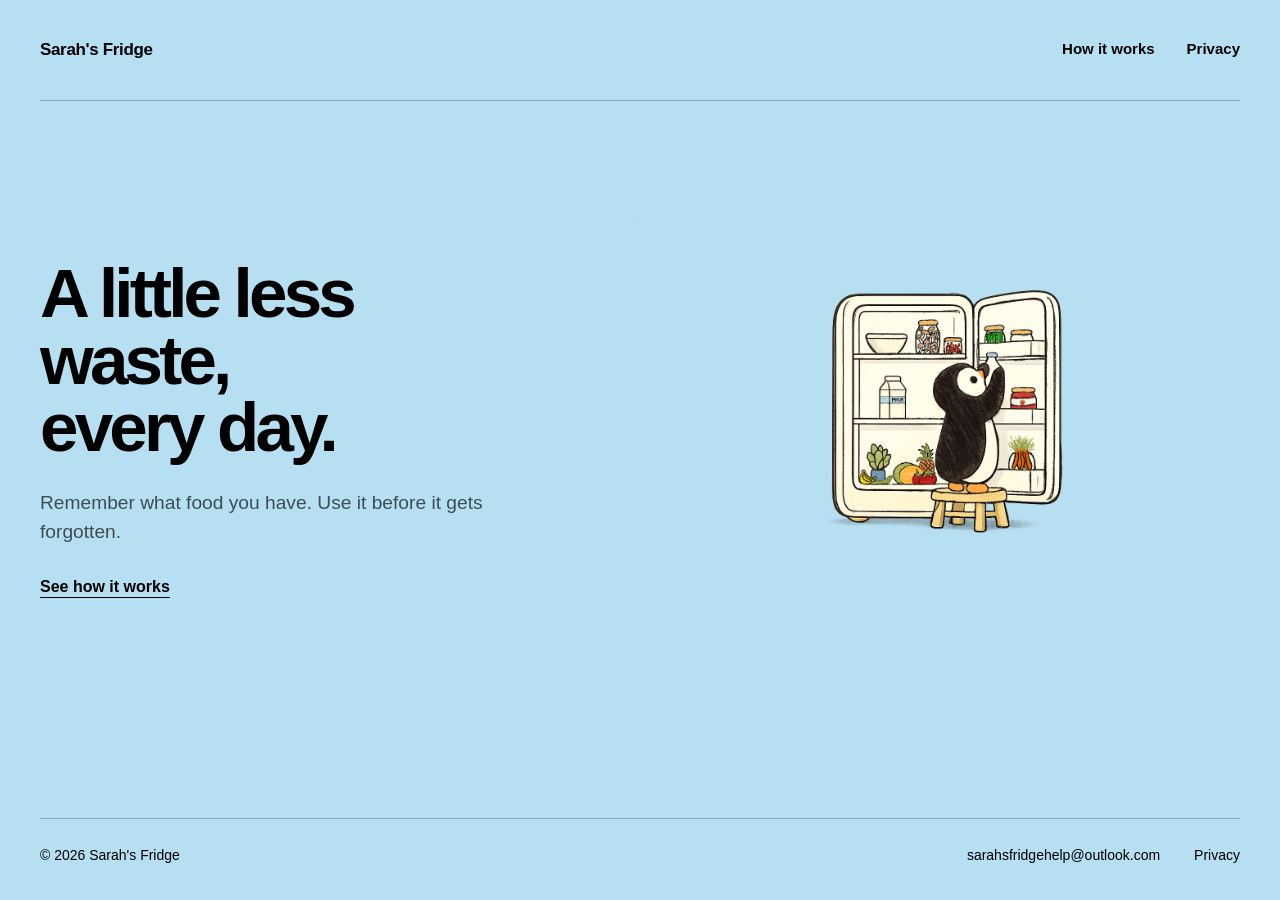
<file: index.html>
<!DOCTYPE html>
<html lang="en">
<head>
    <meta charset="UTF-8">

    <meta name="viewport"
          content="width=device-width, initial-scale=1.0">

    <meta name="description"
          content="Sarah's Fridge helps you remember what is in your fridge and freezer, so less food gets forgotten.">

    <title>Sarah's Fridge</title>

    <link rel="stylesheet" href="styles.css">
</head>

<body>

    <header class="site-header">

        <a class="site-name" href="index.html">
            Sarah's Fridge
        </a>

        <nav aria-label="Main navigation">

            <a href="howitworks.html">
                How it works
            </a>

            <a href="privacy.html">
                Privacy
            </a>

        </nav>

    </header>

    <main>

        <section class="hero">

            <div class="hero-text">

                <h1>
                    A little less waste,
                    <span>every day.</span>
                </h1>

                <p>
                    Remember what food you have.
                    Use it before it gets forgotten.
                </p>

                <a class="text-link" href="howitworks.html">
                    See how it works
                </a>

            </div>

            <div class="hero-image">

                <img src="images/penguin-fridge-v3.png"
                     alt="A penguin organising food in an open fridge">

            </div>

        </section>

    </main>

    <footer class="site-footer">

        <p>
            © 2026 Sarah's Fridge
        </p>

        <a href="mailto:sarahsfridgehelp@outlook.com">
            sarahsfridgehelp@outlook.com
        </a>

        <a href="privacy.html">
            Privacy
        </a>

    </footer>

</body>
</html>
</file>
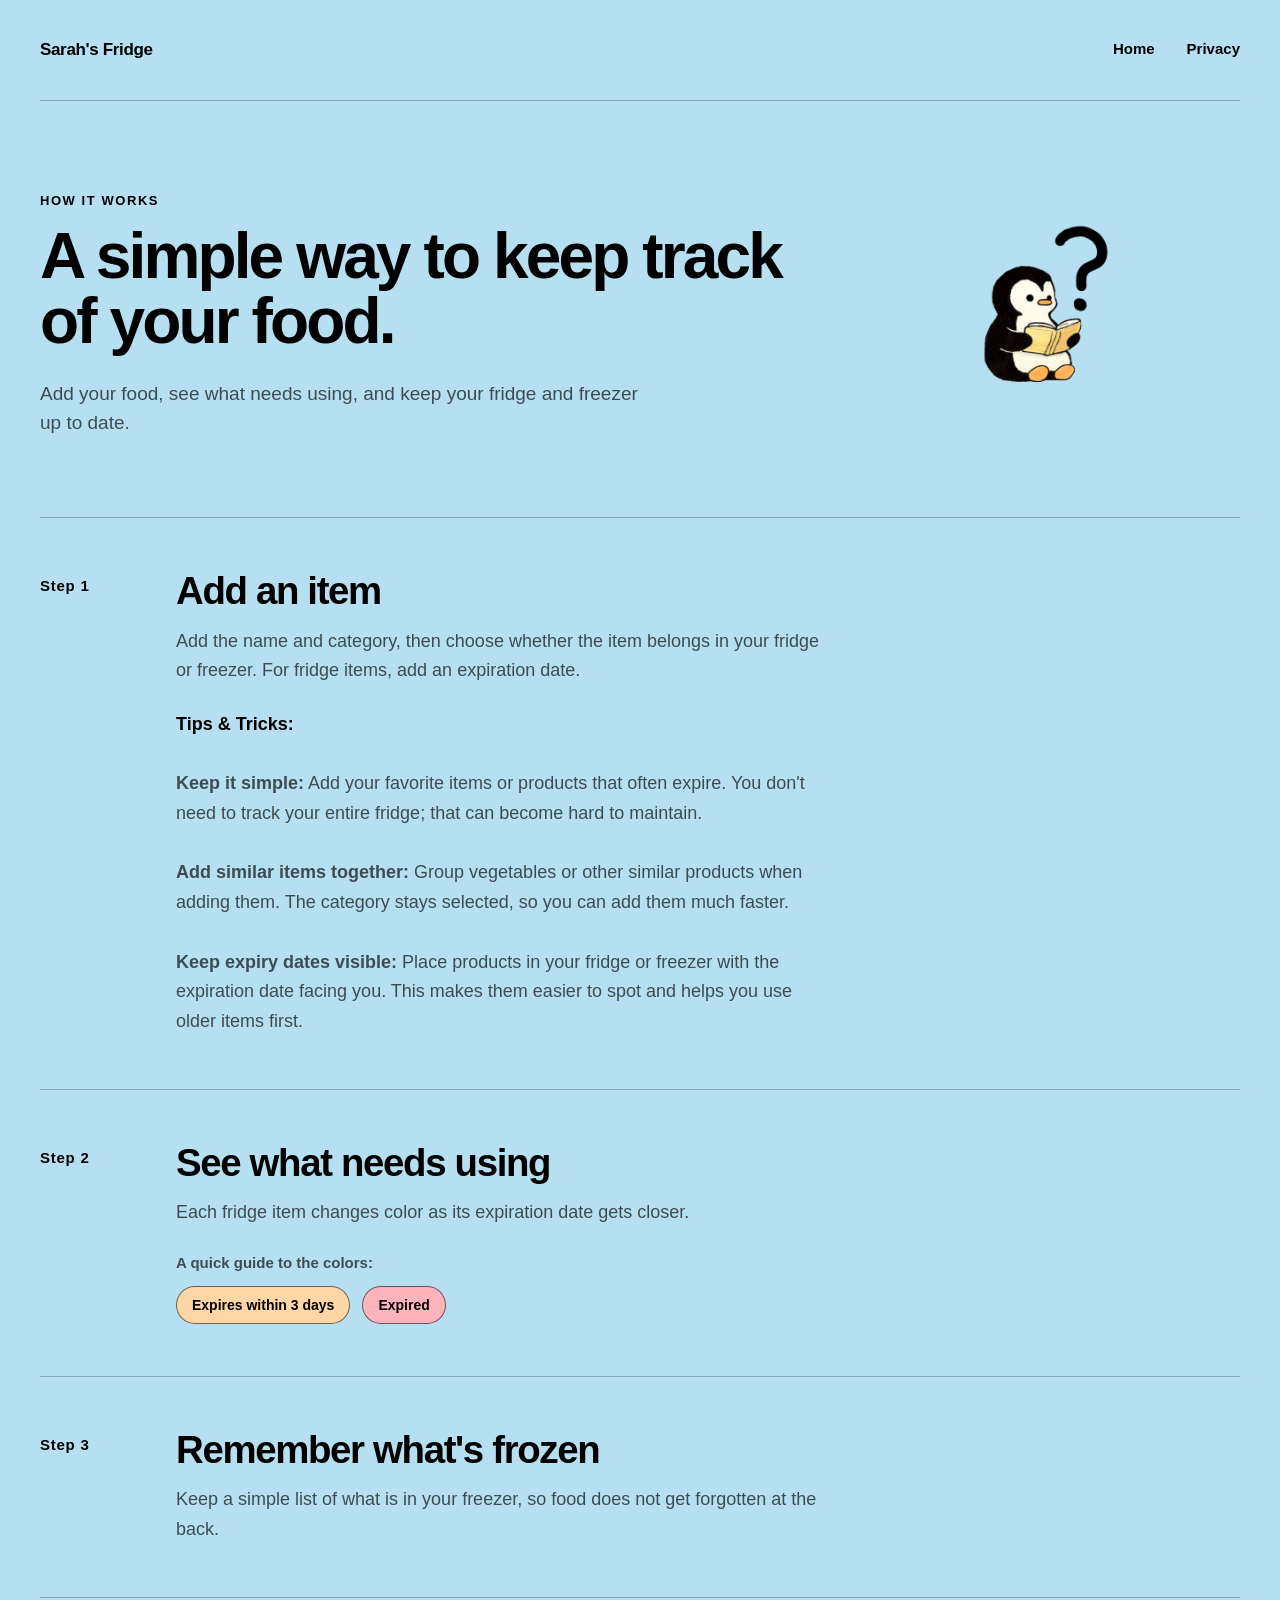
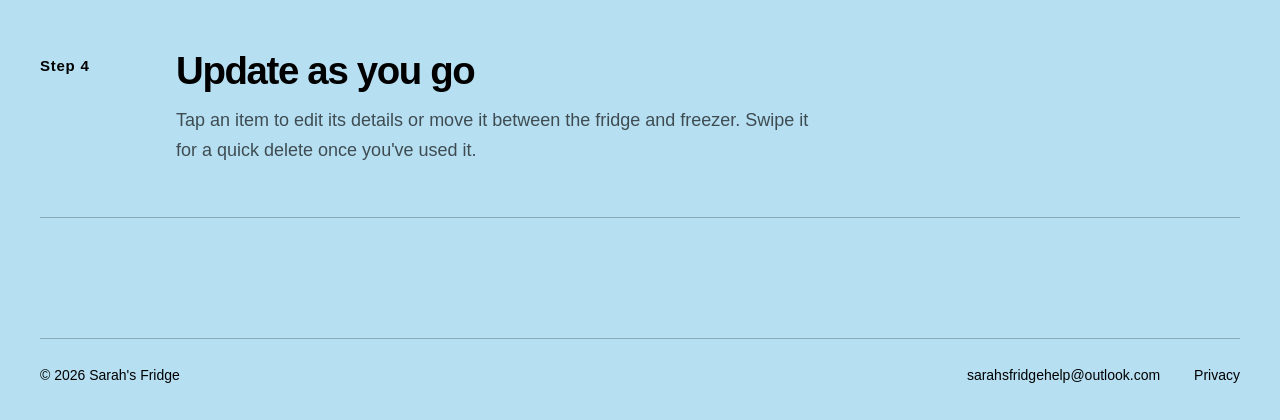
<file: howitworks.html>
<!DOCTYPE html>
<html lang="en">
<head>
    <meta charset="UTF-8">

    <meta name="viewport"
          content="width=device-width, initial-scale=1.0">

    <meta name="description"
          content="Learn how to add, track, update and remove food in Sarah's Fridge.">

    <title>How It Works | Sarah's Fridge</title>

    <link rel="stylesheet" href="styles.css">
</head>

<body>

    <header class="site-header">

        <a class="site-name" href="index.html">
            Sarah's Fridge
        </a>

        <nav aria-label="Main navigation">

            <a href="index.html">
                Home
            </a>

            <a href="privacy.html">
                Privacy
            </a>

        </nav>

    </header>

    <main>

        <section class="tutorial" id="how-it-works">

            <div class="tutorial-introduction">

                <div class="tutorial-introduction-copy">

                    <p class="section-label">
                        How it works
                    </p>

                    <h1>
                        A simple way to keep track of your food.
                    </h1>

                    <p>
                        Add your food, see what needs using,
                        and keep your fridge and freezer up to date.
                    </p>

                </div>

                <div class="tutorial-introduction-image">

                    <img src="images/penguin-book-v3.png"
                         alt="A penguin reading a book">

                </div>

            </div>

            <div class="tutorial-steps">

                <article class="tutorial-step">

                    <p class="step-number" aria-hidden="true">
                        Step 1
                    </p>

                    <div class="step-content">

                        <h2>
                            Add an item
                        </h2>

                        <p>
                            Add the name and category, then choose whether
                            the item belongs in your fridge or freezer.
                            For fridge items, add an expiration date.

                        </p>

                        <br/>

                        <p>
                            <strong style="color: #000000;">Tips &amp; Tricks:</strong>
                            <br><br>

                            <strong>Keep it simple:</strong>
                            Add your favorite items or products that often expire.
                            You don't need to track your entire fridge; that can become hard to maintain.
                            <br><br/>

                            <strong>Add similar items together:</strong>
                            Group vegetables or other similar products when adding them.
                            The category stays selected, so you can add them much faster.
                            <br><br/>

                            <strong>Keep expiry dates visible:</strong>
                            Place products in your fridge or freezer with the expiration date facing you.
                            This makes them easier to spot and helps you use older items first.
                        </p>

                    </div>

                </article>

                <article class="tutorial-step">

                    <p class="step-number" aria-hidden="true">
                        Step 2
                    </p>

                    <div class="step-content">

                        <h2>
                            See what needs using
                        </h2>

                        <p>
                            Each fridge item changes color as its expiration
                            date gets closer.
                        </p>

                        <div class="expiration-guide">

                            <p class="expiration-explanation">
                                A quick guide to the colors:
                            </p>

                            <div class="expiration-key"
                                 aria-label="Expiration date color guide">

                                <span class="expiration-status expiration-soon">
                                    Expires within 3 days
                                </span>

                                <span class="expiration-status expiration-expired">
                                    Expired
                                </span>

                            </div>

                        </div>

                    </div>

                </article>

                <article class="tutorial-step">

                    <p class="step-number" aria-hidden="true">
                        Step 3
                    </p>

                    <div class="step-content">

                        <h2>
                            Remember what's frozen
                        </h2>

                        <p>
                            Keep a simple list of what is in your freezer,
                            so food does not get forgotten at the back.
                        </p>

                    </div>

                </article>

                <article class="tutorial-step">

                    <p class="step-number" aria-hidden="true">
                        Step 4
                    </p>

                    <div class="step-content">

                        <h2>
                            Update as you go
                        </h2>

                        <p>
                            Tap an item to edit its details or move it between
                            the fridge and freezer. Swipe it for a quick delete
                            once you've used it.
                        </p>

                    </div>

                </article>

            </div>

        </section>

    </main>

    <footer class="site-footer">

        <p>
            © 2026 Sarah's Fridge
        </p>

        <a href="mailto:sarahsfridgehelp@outlook.com">
            sarahsfridgehelp@outlook.com
        </a>

        <a href="privacy.html">
            Privacy
        </a>

    </footer>

</body>
</html>
</file>
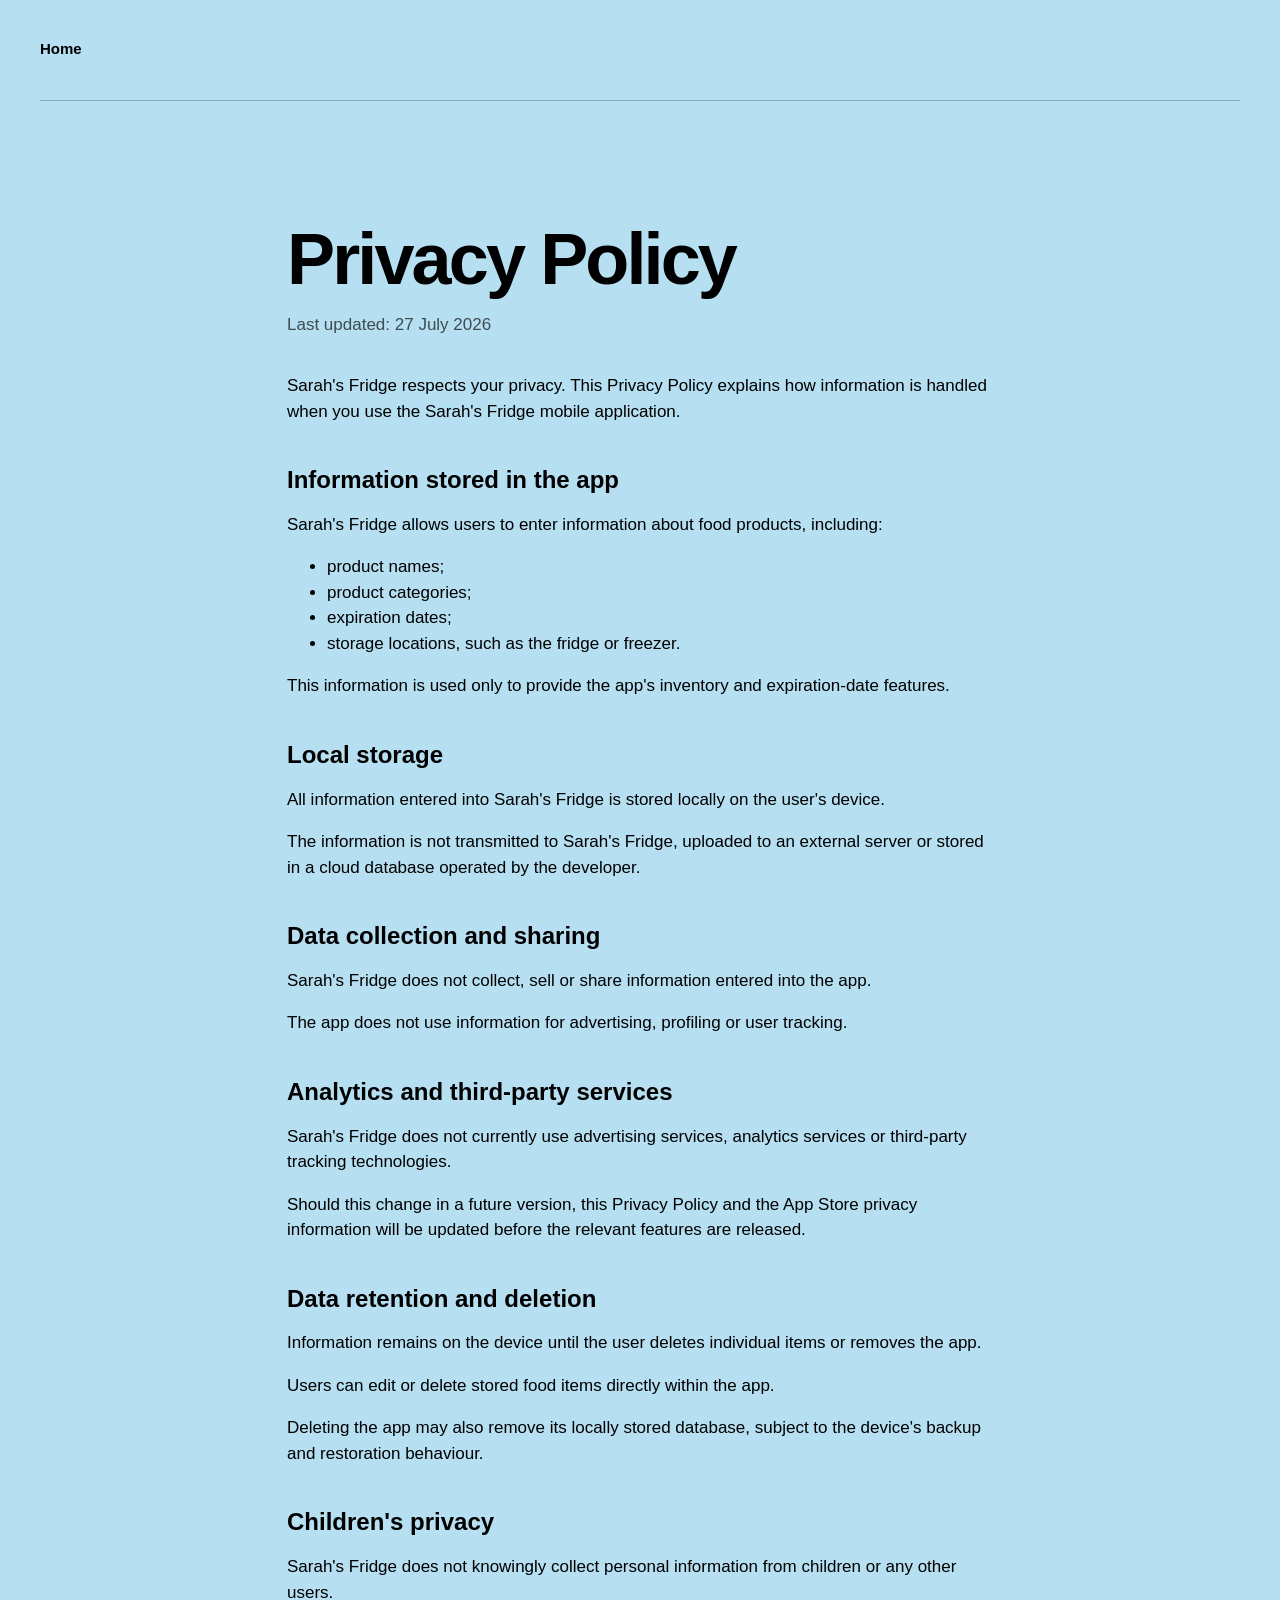
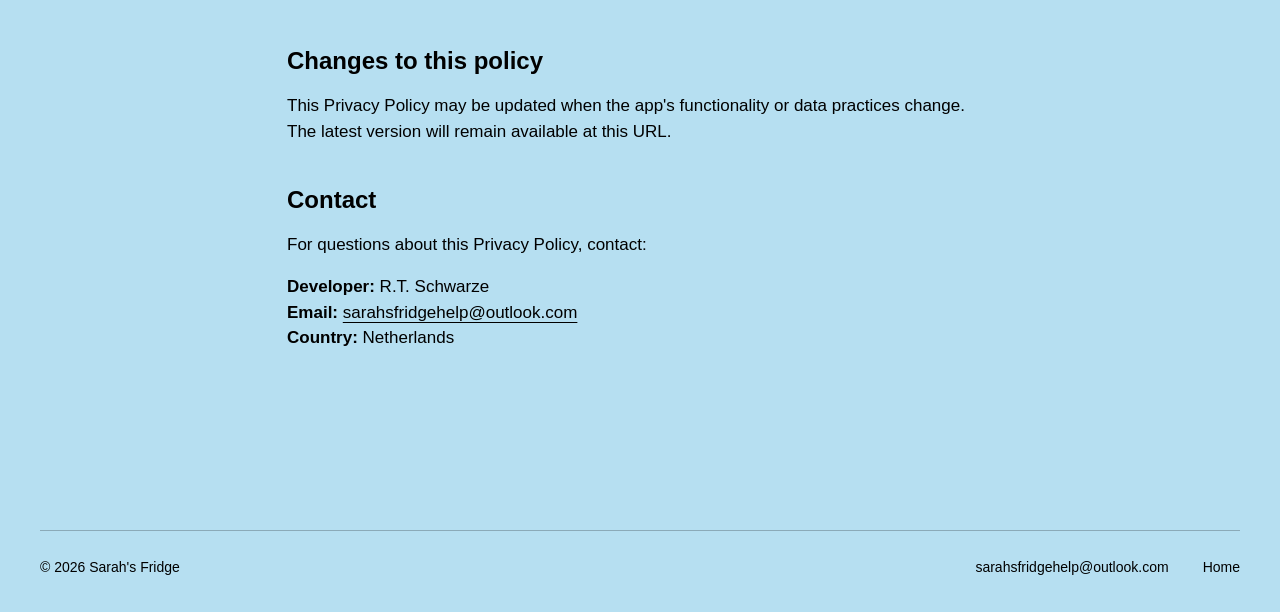
<file: privacy.html>
<!DOCTYPE html>
<html lang="en">
<head>
    <meta charset="UTF-8">

    <meta name="viewport"
          content="width=device-width, initial-scale=1.0">

    <meta name="description"
          content="Privacy Policy for the Sarah's Fridge mobile application.">

    <title>Privacy Policy | Sarah's Fridge</title>

    <link rel="stylesheet" href="styles.css">
</head>

<body>

    <header class="site-header">
        <nav aria-label="Main navigation">
            <a href="index.html">Home</a>
        </nav>
    </header>

    <main class="privacy-main">

        <article class="privacy-card">

            <h1>Privacy Policy</h1>

            <p class="updated">
                Last updated: 27 July 2026
            </p>

            <p>
                Sarah's Fridge respects your privacy. This Privacy Policy
                explains how information is handled when you use the
                Sarah's Fridge mobile application.
            </p>

            <h2>Information stored in the app</h2>

            <p>
                Sarah's Fridge allows users to enter information about food
                products, including:
            </p>

            <ul>
                <li>product names;</li>
                <li>product categories;</li>
                <li>expiration dates;</li>
                <li>storage locations, such as the fridge or freezer.</li>
            </ul>

            <p>
                This information is used only to provide the app's inventory
                and expiration-date features.
            </p>

            <h2>Local storage</h2>

            <p>
                All information entered into Sarah's Fridge is stored locally
                on the user's device.
            </p>

            <p>
                The information is not transmitted to Sarah's Fridge,
                uploaded to an external server or stored in a cloud database
                operated by the developer.
            </p>

            <h2>Data collection and sharing</h2>

            <p>
                Sarah's Fridge does not collect, sell or share information
                entered into the app.
            </p>

            <p>
                The app does not use information for advertising, profiling
                or user tracking.
            </p>

            <h2>Analytics and third-party services</h2>

            <p>
                Sarah's Fridge does not currently use advertising services,
                analytics services or third-party tracking technologies.
            </p>

            <p>
                Should this change in a future version, this Privacy Policy
                and the App Store privacy information will be updated before
                the relevant features are released.
            </p>

            <h2>Data retention and deletion</h2>

            <p>
                Information remains on the device until the user deletes
                individual items or removes the app.
            </p>

            <p>
                Users can edit or delete stored food items directly within
                the app.
            </p>

            <p>
                Deleting the app may also remove its locally stored database,
                subject to the device's backup and restoration behaviour.
            </p>

            <h2>Children's privacy</h2>

            <p>
                Sarah's Fridge does not knowingly collect personal
                information from children or any other users.
            </p>

            <h2>Changes to this policy</h2>

            <p>
                This Privacy Policy may be updated when the app's
                functionality or data practices change. The latest version
                will remain available at this URL.
            </p>

            <h2>Contact</h2>

            <p>
                For questions about this Privacy Policy, contact:
            </p>

            <p>
                <strong>Developer:</strong>
                R.T. Schwarze
                <br>

                <strong>Email:</strong>
                <a href="mailto:sarahsfridgehelp@outlook.com">
                    sarahsfridgehelp@outlook.com
                </a>
                <br>

                <strong>Country:</strong>
                Netherlands
            </p>

        </article>

    </main>

    <footer class="site-footer">

        <p>© 2026 Sarah's Fridge</p>

        <a href="mailto:sarahsfridgehelp@outlook.com">
            sarahsfridgehelp@outlook.com
        </a>

        <a href="index.html">
            Home
        </a>

    </footer>

</body>
</html>
</file>
<file: styles.css>
* {
    box-sizing: border-box;
}

:root {
    --background: #B6DFF1;
    --cream: #FFF9D6;
    --text: #000000;
    --muted-text: rgba(0, 0, 0, 0.66);
    --border: rgba(0, 0, 0, 0.24);
    --expiration-soon: #FFD6A5;
    --expiration-expired: #FFB3BA;
    --content-width: 1320px;
}

html {
    scroll-behavior: smooth;
}

body {
    min-height: 100vh;
    margin: 0;
    display: flex;
    flex-direction: column;
    background-color: var(--background);
    color: var(--text);
    font-family: Inter, -apple-system, BlinkMacSystemFont, "Segoe UI", Arial, sans-serif;
    line-height: 1.5;
}

img {
    display: block;
    max-width: 100%;
}

a {
    color: inherit;
}

/* Header */

.site-header {
    width: min(var(--content-width), calc(100% - 80px));
    margin: 0 auto;
    padding: 32px 0;
    display: flex;
    align-items: center;
    justify-content: space-between;
    border-bottom: 1px solid var(--border);
}

.site-name {
    font-size: 17px;
    font-weight: 800;
    letter-spacing: -0.02em;
    text-decoration: none;
}

.site-header nav {
    display: flex;
    align-items: center;
    gap: 32px;
}

    .site-header nav a {
        padding: 6px 0;
        font-size: 15px;
        font-weight: 600;
        text-decoration: none;
        border-bottom: 1px solid transparent;
    }

        .site-header nav a:hover,
        .site-header nav a:focus-visible {
            border-bottom-color: var(--text);
        }

/* Main layout */

main {
    width: min(var(--content-width), calc(100% - 80px));
    margin: auto;
}

/* Homepage hero */

.hero {
    min-height: 650px;
    padding: 50px 0 110px;
    display: grid;
    grid-template-columns: minmax(0, 0.9fr) minmax(420px, 1.1fr);
    align-items: center;
    gap: 56px;
}

.hero-text {
    position: relative;
    z-index: 1;
}

.hero h1 {
    max-width: 690px;
    margin: 0;
    font-size: clamp(48px, 5.4vw, 84px);
    font-weight: 800;
    letter-spacing: -0.055em;
    line-height: 0.97;
}

    .hero h1 span {
        display: block;
    }

.hero p {
    max-width: 470px;
    margin: 28px 0 0;
    color: var(--muted-text);
    font-size: clamp(18px, 1.5vw, 23px);
    line-height: 1.5;
}

.text-link {
    display: inline-block;
    margin-top: 28px;
    font-size: 16px;
    font-weight: 700;
    text-decoration-line: underline;
    text-decoration-thickness: 1px;
    text-underline-offset: 5px;
}

    .text-link:hover,
    .text-link:focus-visible {
        text-decoration-thickness: 2px;
    }

.hero-image {
    display: flex;
    align-items: center;
    justify-content: center;
}

    .hero-image img {
        width: min(100%, 850px);
        max-height: 720px;
        object-fit: contain;
    }

/* Tutorial page */

.tutorial {
    padding: 90px 0 120px;
}

.tutorial-introduction {
    margin-bottom: 80px;
    display: grid;
    grid-template-columns: minmax(0, 1fr) minmax(240px, 380px);
    align-items: center;
    gap: 72px;
}

.tutorial-introduction-copy {
    max-width: 760px;
}

.section-label {
    margin: 0 0 14px;
    font-size: 13px;
    font-weight: 800;
    letter-spacing: 0.12em;
    text-transform: uppercase;
}

.tutorial-introduction h1 {
    margin: 0;
    max-width: 760px;
    font-size: clamp(42px, 5vw, 68px);
    font-weight: 800;
    letter-spacing: -0.045em;
    line-height: 1.02;
}

.tutorial-introduction-copy > p:last-child {
    max-width: 620px;
    margin: 24px 0 0;
    color: var(--muted-text);
    font-size: 19px;
    line-height: 1.55;
}

.tutorial-introduction-image {
    display: flex;
    align-items: center;
    justify-content: center;
}

    .tutorial-introduction-image img {
        width: 100%;
        max-width: 340px;
        height: auto;
        object-fit: contain;
    }

.tutorial-steps {
    border-top: 1px solid var(--border);
}

.tutorial-step {
    padding: 52px 0;
    display: grid;
    grid-template-columns: 100px minmax(0, 700px);
    gap: 36px;
    border-bottom: 1px solid var(--border);
}

.step-number {
    margin: 5px 0 0;
    font-size: 15px;
    font-weight: 800;
    letter-spacing: 0.05em;
}

.step-content h2 {
    margin: 0 0 14px;
    font-size: clamp(30px, 3vw, 43px);
    font-weight: 800;
    letter-spacing: -0.035em;
    line-height: 1.1;
}

.step-content > p {
    max-width: 650px;
    margin: 0;
    color: var(--muted-text);
    font-size: 18px;
    line-height: 1.65;
}

/* Expiration guide */

.expiration-guide {
    margin-top: 24px;
}

.expiration-explanation {
    margin: 0 0 12px;
    color: var(--muted-text);
    font-size: 15px;
    font-weight: 600;
    line-height: 1.5;
}

.expiration-key {
    display: flex;
    flex-wrap: wrap;
    gap: 12px;
}

.expiration-status {
    display: inline-flex;
    align-items: center;
    min-height: 38px;
    padding: 9px 15px;
    border: 1px solid rgba(0, 0, 0, 0.55);
    border-radius: 999px;
    color: var(--text);
    font-size: 14px;
    font-weight: 700;
    line-height: 1.2;
}

.expiration-soon {
    background-color: var(--expiration-soon);
}

.expiration-expired {
    background-color: var(--expiration-expired);
}

/* Footer */

.site-footer {
    width: min(var(--content-width), calc(100% - 80px));
    margin: 0 auto;
    padding: 26px 0 34px;
    display: grid;
    grid-template-columns: 1fr auto auto;
    align-items: center;
    gap: 34px;
    border-top: 1px solid var(--border);
    font-size: 14px;
}

    .site-footer p {
        margin: 0;
    }

    .site-footer a {
        text-decoration: none;
    }

        .site-footer a:hover,
        .site-footer a:focus-visible {
            text-decoration: underline;
            text-underline-offset: 4px;
        }

/* Privacy page */

.privacy-main {
    padding: 50px 0 90px;
}

.privacy-card {
    max-width: 850px;
    margin: 0 auto;
    padding: clamp(32px, 6vw, 72px);
}

    .privacy-card h1 {
        margin: 0 0 8px;
        font-size: clamp(42px, 6vw, 72px);
        letter-spacing: -0.04em;
        line-height: 1;
    }

    .privacy-card h2 {
        margin: 42px 0 12px;
        font-size: 24px;
        line-height: 1.2;
    }

    .privacy-card p,
    .privacy-card li {
        font-size: 17px;
    }

    .privacy-card a {
        text-underline-offset: 4px;
    }

.updated {
    margin-bottom: 36px;
    color: var(--muted-text);
}

/* Tablet */

@media (max-width: 900px) {
    .site-header,
    main,
    .site-footer {
        width: min(calc(100% - 40px), var(--content-width));
    }

    .site-header {
        padding: 24px 0;
    }

    .hero {
        min-height: auto;
        padding: 48px 0 82px;
        grid-template-columns: 1fr;
        gap: 38px;
    }

        .hero h1 {
            max-width: 100%;
            font-size: clamp(48px, 11vw, 74px);
        }

        .hero p {
            max-width: 540px;
            font-size: 18px;
        }

    .hero-image img {
        width: min(100%, 540px);
        max-height: none;
    }

    .tutorial {
        padding: 72px 0 90px;
    }

    .tutorial-introduction {
        margin-bottom: 60px;
        grid-template-columns: 1fr;
        gap: 36px;
    }

    .tutorial-introduction-image {
        justify-content: flex-start;
    }

        .tutorial-introduction-image img {
            max-width: 260px;
        }

    .tutorial-step {
        grid-template-columns: 70px minmax(0, 1fr);
        gap: 24px;
    }

    .site-footer {
        grid-template-columns: 1fr;
        gap: 10px;
    }

    .privacy-main {
        padding: 32px 0 60px;
    }
}

/* Mobile */

@media (max-width: 600px) {
    .site-header,
    main,
    .site-footer {
        width: calc(100% - 32px);
    }

    .site-header {
        padding: 20px 0;
    }

    .site-name {
        font-size: 15px;
    }

    .site-header nav {
        gap: 18px;
    }

        .site-header nav a {
            font-size: 13px;
        }

    .hero {
        padding: 34px 0 64px;
        gap: 30px;
    }

        .hero h1 {
            font-size: clamp(42px, 14vw, 60px);
            letter-spacing: -0.045em;
        }

        .hero p {
            margin-top: 20px;
            font-size: 17px;
        }

    .text-link {
        margin-top: 24px;
        font-size: 15px;
    }

    .hero-image img {
        width: 100%;
        max-width: 420px;
    }

    .tutorial {
        padding: 54px 0 70px;
    }

    .tutorial-introduction {
        margin-bottom: 46px;
        gap: 28px;
    }

        .tutorial-introduction h1 {
            font-size: 38px;
        }

    .tutorial-introduction-copy > p:last-child {
        margin-top: 18px;
        font-size: 17px;
    }

    .tutorial-introduction-image img {
        max-width: 220px;
    }

    .tutorial-step {
        padding: 38px 0;
        grid-template-columns: 1fr;
        gap: 10px;
    }

    .step-number {
        margin: 0;
        font-size: 13px;
    }

    .step-content h2 {
        margin-bottom: 12px;
        font-size: 30px;
    }

    .step-content > p {
        font-size: 16px;
        line-height: 1.6;
    }

    .expiration-guide {
        margin-top: 20px;
    }

    .expiration-explanation {
        margin-bottom: 10px;
        font-size: 14px;
    }

    .expiration-key {
        gap: 10px;
    }

    .expiration-status {
        min-height: 36px;
        padding: 8px 12px;
        font-size: 13px;
    }

    .site-footer {
        padding-bottom: 28px;
        font-size: 13px;
    }

    .privacy-card {
        padding: 28px 22px;
    }

        .privacy-card h1 {
            font-size: 42px;
        }

        .privacy-card h2 {
            margin-top: 34px;
            font-size: 22px;
        }

        .privacy-card p,
        .privacy-card li {
            font-size: 16px;
        }
}
</file>
